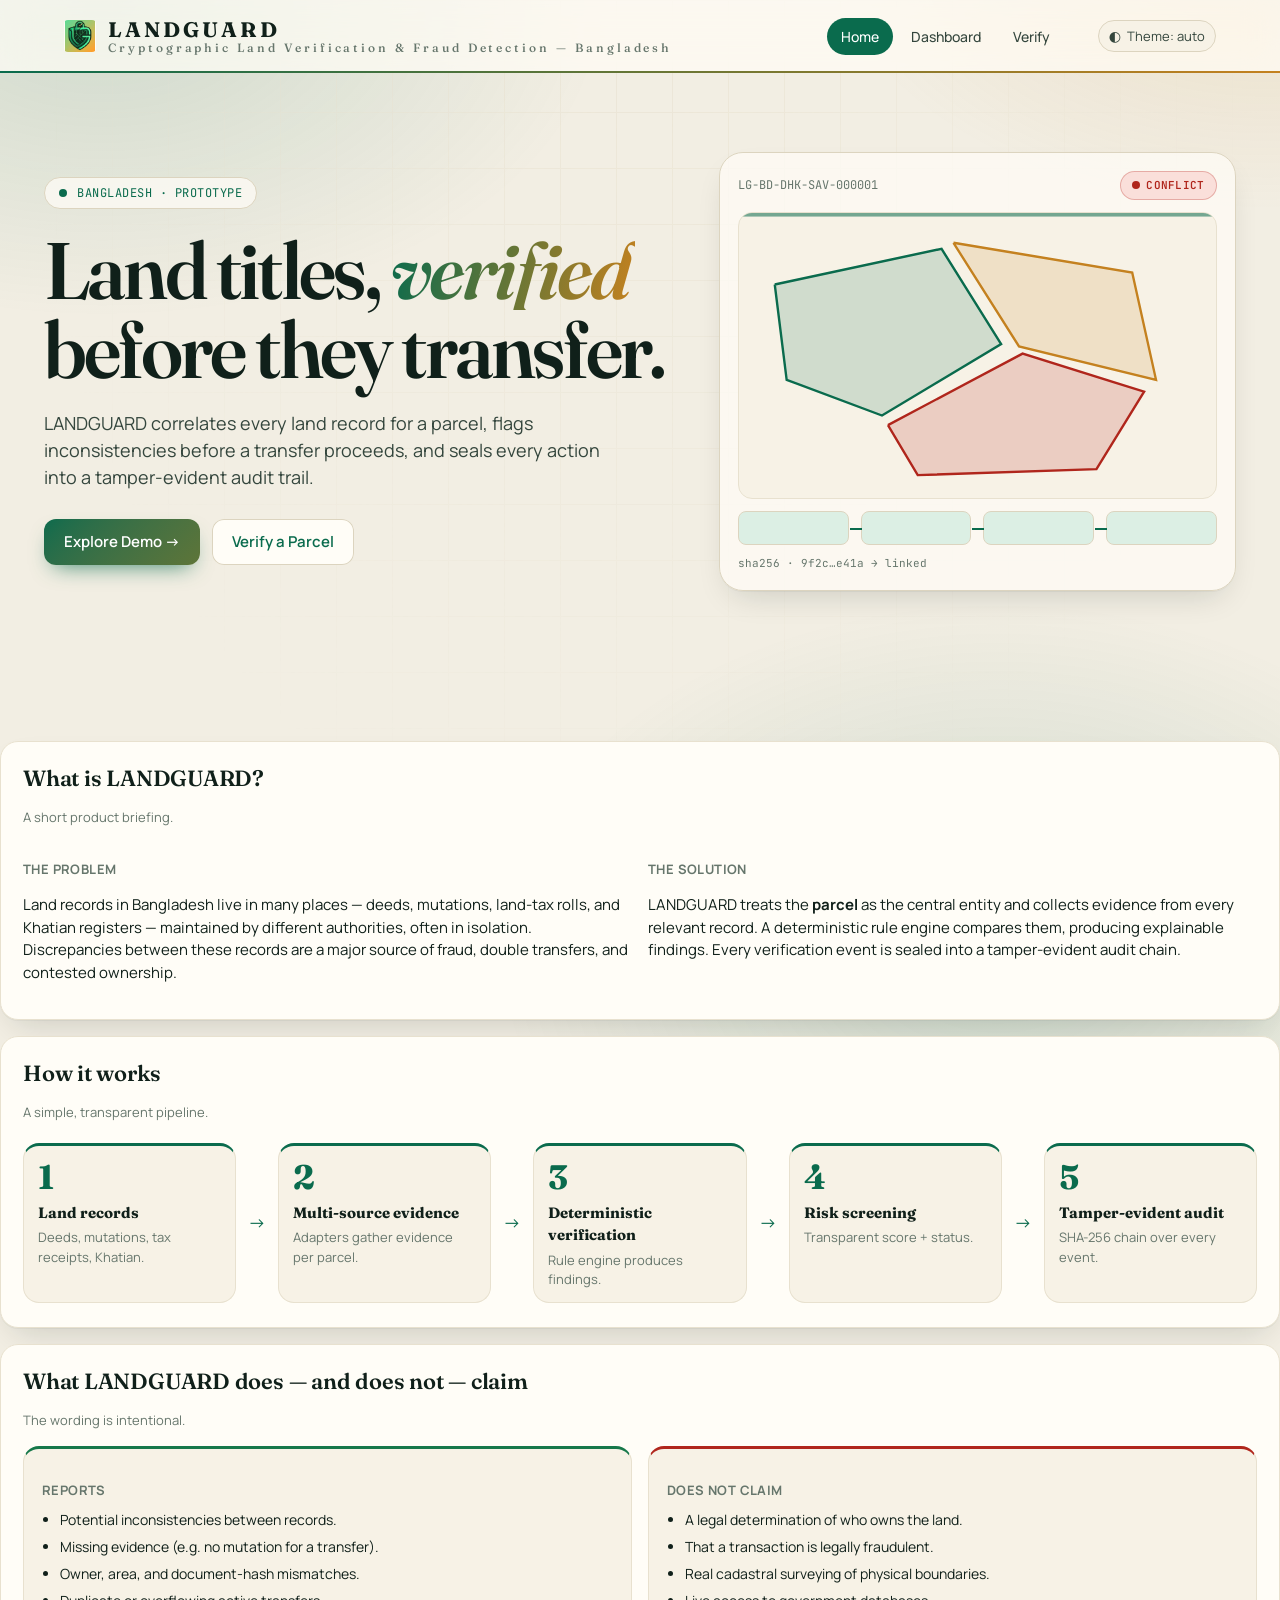
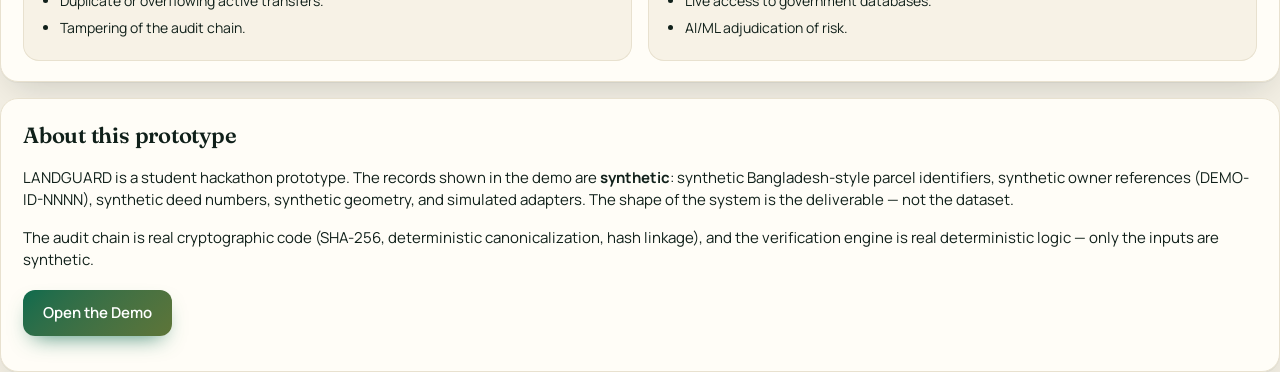
<file: frontend/index.html>
<!doctype html>
<html lang="en">
  <head>
    <meta charset="utf-8" />
    <meta name="viewport" content="width=device-width,initial-scale=1" />
    <title>LANDGUARD — Digital Land Verification &amp; Integrity Platform</title>
    <link rel="icon" type="image/x-icon" href="favicon.ico" />
    <link rel="icon" type="image/png" sizes="32x32" href="favicon-32.png" />
    <link rel="icon" type="image/png" sizes="16x16" href="favicon-16.png" />
    <link rel="apple-touch-icon" sizes="180x180" href="apple-touch-icon.png" />
    <link rel="stylesheet" href="css/main.css" />
    <link rel="stylesheet" href="css/theme.css" />
  </head>
  <body>
    <div id="nav"></div>

    <div class="page">
      <section class="hero">
  <div>
    <div class="hero-eyebrow"><i></i>Bangladesh &middot; Prototype</div>
    <h1>Land titles, <em>verified</em> before they transfer.</h1>
    <p class="lead">
      LANDGUARD correlates every land record for a parcel, flags
      inconsistencies before a transfer proceeds, and seals every
      action into a tamper-evident audit trail.
    </p>
    <div class="hero-cta">
      <a class="btn" href="dashboard.html">Explore Demo &rarr;</a>
      <a class="btn secondary" href="verify.html">Verify a Parcel</a>
    </div>
  </div>

  <div class="hero-art" aria-hidden="true">
    <div class="art-top">
      <span>LG-BD-DHK-SAV-000001</span>
      <span class="pill bad"><span class="dot"></span>Conflict</span>
    </div>
    <svg class="art-map" viewBox="0 0 400 240">
      <path class="p1" d="M30 60 L170 30 L220 110 L120 170 L40 140Z"/>
      <path class="p2" d="M180 25 L330 50 L350 140 L235 112Z"/>
      <path class="p3" d="M125 178 L238 118 L340 150 L300 215 L150 220Z"/>
      <rect class="scan" x="0" y="0" width="400" height="3"/>
    </svg>
    <div class="art-chain"><i></i><i></i><i></i><i></i></div>
    <div class="art-hash">sha256 &middot; 9f2c&hellip;e41a &rarr; linked</div>
  </div>
</section>
      </div>

      <section class="section">
        <h2>What is LANDGUARD?</h2>
        <p class="subtle">A short product briefing.</p>
        <div class="grid cols-2">
          <div>
            <h3>The problem</h3>
            <p>
              Land records in Bangladesh live in many places — deeds,
              mutations, land-tax rolls, and Khatian registers — maintained
              by different authorities, often in isolation. Discrepancies
              between these records are a major source of fraud, double
              transfers, and contested ownership.
            </p>
          </div>
          <div>
            <h3>The solution</h3>
            <p>
              LANDGUARD treats the <b>parcel</b> as the central entity and
              collects evidence from every relevant record. A deterministic
              rule engine compares them, producing explainable findings.
              Every verification event is sealed into a tamper-evident
              audit chain.
            </p>
          </div>
        </div>
      </section>

      <section class="section" style="margin-top:16px;">
        <h2>How it works</h2>
        <p class="subtle">A simple, transparent pipeline.</p>
        <div class="flow">
          <div class="flow-step">
            <div class="flow-num">1</div>
            <div class="flow-title">Land records</div>
            <div class="flow-sub">Deeds, mutations, tax receipts, Khatian.</div>
          </div>
          <div class="flow-arrow">→</div>
          <div class="flow-step">
            <div class="flow-num">2</div>
            <div class="flow-title">Multi-source evidence</div>
            <div class="flow-sub">Adapters gather evidence per parcel.</div>
          </div>
          <div class="flow-arrow">→</div>
          <div class="flow-step">
            <div class="flow-num">3</div>
            <div class="flow-title">Deterministic verification</div>
            <div class="flow-sub">Rule engine produces findings.</div>
          </div>
          <div class="flow-arrow">→</div>
          <div class="flow-step">
            <div class="flow-num">4</div>
            <div class="flow-title">Risk screening</div>
            <div class="flow-sub">Transparent score + status.</div>
          </div>
          <div class="flow-arrow">→</div>
          <div class="flow-step">
            <div class="flow-num">5</div>
            <div class="flow-title">Tamper-evident audit</div>
            <div class="flow-sub">SHA-256 chain over every event.</div>
          </div>
        </div>
      </section>

      <section class="section" style="margin-top:16px;">
        <h2>What LANDGUARD does &mdash; and does not &mdash; claim</h2>
        <p class="subtle">The wording is intentional.</p>
        <div class="grid cols-2">
          <div class="claims-card ok-card">
            <h3 class="ok-h">Reports</h3>
            <ul>
              <li>Potential inconsistencies between records.</li>
              <li>Missing evidence (e.g. no mutation for a transfer).</li>
              <li>Owner, area, and document-hash mismatches.</li>
              <li>Duplicate or overflowing active transfers.</li>
              <li>Tampering of the audit chain.</li>
            </ul>
          </div>
          <div class="claims-card bad-card">
            <h3 class="bad-h">Does not claim</h3>
            <ul>
              <li>A legal determination of who owns the land.</li>
              <li>That a transaction is legally fraudulent.</li>
              <li>Real cadastral surveying of physical boundaries.</li>
              <li>Live access to government databases.</li>
              <li>AI/ML adjudication of risk.</li>
            </ul>
          </div>
        </div>
      </section>

      <section class="section" style="margin-top:16px;">
        <h2>About this prototype</h2>
        <p>
          LANDGUARD is a student hackathon prototype. The records shown in the
          demo are <b>synthetic</b>: synthetic Bangladesh-style parcel identifiers,
          synthetic owner references (DEMO-ID-NNNN), synthetic deed numbers,
          synthetic geometry, and simulated adapters. The shape of the system
          is the deliverable &mdash; not the dataset.
        </p>
        <p>
          The audit chain is real cryptographic code (SHA-256, deterministic
          canonicalization, hash linkage), and the verification engine is real
          deterministic logic &mdash; only the inputs are synthetic.
        </p>
        <p style="margin-top:18px;">
          <a class="btn" href="dashboard.html">Open the Demo</a>
        </p>
      </section>
    </div>

    <script src="js/layout.js"></script>
    <script>
      LandGuardLayout.el("nav").innerHTML = LandGuardLayout.render("home");
    </script>
    <script src="js/fx.js"></script>
  </body>
</html>
</file>
<file: frontend/css/main.css>
/* LANDGUARD — prototype stylesheet
 * Design goals: civic/enterprise, readable, serious. No frameworks.
 */

:root {
  --bg: #f4f6fa;
  --surface: #ffffff;
  --surface-2: #f8fafc;
  --ink: #0f1b2d;
  --ink-2: #344256;
  --ink-3: #5b6b80;
  --border: #d8dee9;
  --border-soft: #e7ebf2;
  --brand: #0f4c81;
  --brand-ink: #062e52;
  --brand-soft: #e7eef7;
  --accent: #b8860b;
  --ok: #1d6f42;
  --ok-soft: #e0f1e7;
  --warn: #8a5a00;
  --warn-soft: #fbf0d6;
  --bad: #a3261f;
  --bad-soft: #fbe3e1;
  --info: #1f4f7a;
  --info-soft: #e2ecf5;
  --nav-bg: #ffffff;
  --nav-border: #d8dee9;
  --banner-info-bg: #e2ecf5;
  --banner-info-ink: #1f4f7a;
  --map-tile-attr: #5b6b80;
  --shadow: 0 1px 0 rgba(15,27,45,.04), 0 6px 16px rgba(15,27,45,.05);
  --shadow-strong: 0 2px 8px rgba(15,27,45,.12);
  --mono: ui-monospace, SFMono-Regular, Menlo, Consolas, "Liberation Mono", monospace;
  --radius: 6px;
  --radius-lg: 10px;
}

[data-theme="dark"], :root[data-theme="dark"] {
  --bg: #0b1220;
  --surface: #131c2e;
  --surface-2: #0f1828;
  --ink: #e6edf7;
  --ink-2: #b8c4d6;
  --ink-3: #8b9bb3;
  --border: #2a3650;
  --border-soft: #1f2a40;
  --brand: #4d9be0;
  --brand-ink: #9ec5ed;
  --brand-soft: #18263d;
  --accent: #d4a33a;
  --ok: #5cc28f;
  --ok-soft: #14332a;
  --warn: #e0a93a;
  --warn-soft: #3a2f12;
  --bad: #ef6b6b;
  --bad-soft: #3b1717;
  --info: #4d9be0;
  --info-soft: #15263d;
  --nav-bg: #0f1828;
  --nav-border: #1f2a40;
  --banner-info-bg: #15263d;
  --banner-info-ink: #9ec5ed;
  --map-tile-attr: #8b9bb3;
  --shadow: 0 1px 0 rgba(0,0,0,.4), 0 6px 18px rgba(0,0,0,.5);
  --shadow-strong: 0 2px 12px rgba(0,0,0,.7);
}

@media (prefers-color-scheme: dark) {
  :root:not([data-theme="light"]) {
    --bg: #0b1220;
    --surface: #131c2e;
    --surface-2: #0f1828;
    --ink: #e6edf7;
    --ink-2: #b8c4d6;
    --ink-3: #8b9bb3;
    --border: #2a3650;
    --border-soft: #1f2a40;
    --brand: #4d9be0;
    --brand-ink: #9ec5ed;
    --brand-soft: #18263d;
    --accent: #d4a33a;
    --ok: #5cc28f;
    --ok-soft: #14332a;
    --warn: #e0a93a;
    --warn-soft: #3a2f12;
    --bad: #ef6b6b;
    --bad-soft: #3b1717;
    --info: #4d9be0;
    --info-soft: #15263d;
    --nav-bg: #0f1828;
    --nav-border: #1f2a40;
    --banner-info-bg: #15263d;
    --banner-info-ink: #9ec5ed;
    --map-tile-attr: #8b9bb3;
    --shadow: 0 1px 0 rgba(0,0,0,.4), 0 6px 18px rgba(0,0,0,.5);
    --shadow-strong: 0 2px 12px rgba(0,0,0,.7);
  }
}

* { box-sizing: border-box; }
html, body { margin: 0; padding: 0; }
body {
  font-family: ui-sans-serif, system-ui, -apple-system, "Segoe UI", Roboto,
    "Helvetica Neue", Arial, sans-serif;
  background: var(--bg);
  color: var(--ink);
  font-size: 15px;
  line-height: 1.5;
  -webkit-font-smoothing: antialiased;
}

a { color: var(--brand); text-decoration: none; }
a:hover { text-decoration: underline; }

code, kbd, .mono { font-family: var(--mono); font-size: 0.92em; }

/* ---------- Top navigation ---------- */

.topnav {
  background: var(--surface);
  border-bottom: 1px solid var(--border);
  box-shadow: 0 1px 0 rgba(15,27,45,.03);
}
.topnav-inner {
  max-width: 1200px;
  margin: 0 auto;
  padding: 14px 24px;
  display: flex;
  align-items: center;
  gap: 24px;
}
.brand {
  display: flex;
  align-items: center;
  gap: 12px;
  font-weight: 700;
  color: var(--brand-ink);
  font-size: 18px;
  letter-spacing: 0.2px;
}
.brand-home {
  text-decoration: none;
  color: inherit;
  cursor: pointer;
  border-radius: var(--radius);
  padding: 4px 8px 4px 6px;
  margin-left: -6px;
  transition: background-color .15s ease;
}
.brand-home:hover {
  background: var(--surface-2);
  text-decoration: none;
}
.brand-home:focus-visible {
  outline: 2px solid var(--brand);
  outline-offset: 2px;
}
.brand .mark {
  width: 30px;
  height: 30px;
  border-radius: 4px;
  background: linear-gradient(135deg, var(--brand) 0%, var(--brand-ink) 100%);
  color: #fff;
  display: inline-flex;
  align-items: center;
  justify-content: center;
  font-weight: 700;
  font-size: 14px;
  box-shadow: var(--shadow);
}
/* The actual uploaded logo. Sized to fit the nav without crowding. */
.brand .brand-logo {
  width: 32px;
  height: 32px;
  object-fit: contain;
  border-radius: 4px;
  background: var(--surface);
  display: block;
}
.brand .brand-name {
  display: flex;
  flex-direction: column;
  line-height: 1.1;
}
.brand small { color: var(--ink-3); font-weight: 500; font-size: 12px; display: block; }

/* Smooth-scroll behaviour for the in-page #top anchor. */
html { scroll-behavior: smooth; }
.navlinks { display: flex; gap: 4px; margin-left: auto; flex-wrap: wrap; }
.navlinks a {
  padding: 8px 14px;
  border-radius: var(--radius);
  color: var(--ink-2);
  font-weight: 500;
  font-size: 14px;
}
.navlinks a:hover { background: var(--surface-2); text-decoration: none; }
.navlinks a.active { background: var(--brand-soft); color: var(--brand-ink); }

.theme-toggle {
  margin-left: 10px;
  background: var(--surface-2);
  border: 1px solid var(--border);
  color: var(--ink-2);
  border-radius: var(--radius);
  padding: 6px 10px;
  font-size: 13px;
  cursor: pointer;
  display: inline-flex;
  align-items: center;
  gap: 6px;
  font-family: inherit;
}
.theme-toggle:hover { background: var(--brand-soft); color: var(--brand-ink); }
.theme-toggle .ico { font-size: 14px; line-height: 1; }

/* ---------- Layout ---------- */

.page {
  max-width: 1200px;
  margin: 0 auto;
  padding: 28px 24px 60px;
}

.page-header {
  display: flex;
  flex-wrap: wrap;
  gap: 16px;
  align-items: flex-end;
  justify-content: space-between;
  margin-bottom: 24px;
}
.page-header h1 {
  font-size: 24px;
  margin: 0;
  color: var(--ink);
}
.page-header p { margin: 4px 0 0; color: var(--ink-3); }
.page-header .breadcrumb {
  font-size: 12px;
  color: var(--ink-3);
  margin-bottom: 6px;
  letter-spacing: 0.3px;
  text-transform: uppercase;
}
.page-header .breadcrumb a { color: var(--ink-3); }

.grid { display: grid; gap: 16px; }
.grid.cols-2 { grid-template-columns: 1fr 1fr; }
.grid.cols-3 { grid-template-columns: repeat(3, 1fr); }
.grid.cols-4 { grid-template-columns: repeat(4, 1fr); }
@media (max-width: 900px) {
  .grid.cols-2, .grid.cols-3, .grid.cols-4 { grid-template-columns: 1fr; }
}

.section {
  background: var(--surface);
  border: 1px solid var(--border);
  border-radius: var(--radius-lg);
  box-shadow: var(--shadow);
  padding: 20px 22px;
}
.section h2 {
  margin: 0 0 4px;
  font-size: 16px;
  color: var(--ink);
  letter-spacing: 0.2px;
}
.section .subtle { color: var(--ink-3); font-size: 13px; margin-bottom: 16px; }
.section + .section { margin-top: 16px; }
.section h3 { margin: 16px 0 8px; font-size: 13px; color: var(--ink-3); text-transform: uppercase; letter-spacing: 0.4px; }

.row { display: flex; flex-wrap: wrap; gap: 12px; }
.row.between { justify-content: space-between; align-items: center; }

/* ---------- Status pills / banners ---------- */

.pill {
  display: inline-flex;
  align-items: center;
  gap: 6px;
  padding: 4px 10px;
  border-radius: 999px;
  font-size: 12px;
  font-weight: 600;
  letter-spacing: 0.3px;
  text-transform: uppercase;
  border: 1px solid transparent;
}
.pill .dot { width: 8px; height: 8px; border-radius: 50%; display: inline-block; }
.pill.ok { background: var(--ok-soft); color: var(--ok); border-color: #c8e1d3; }
.pill.ok .dot { background: var(--ok); }
.pill.warn { background: var(--warn-soft); color: var(--warn); border-color: #ecd9a8; }
.pill.warn .dot { background: var(--warn); }
.pill.bad { background: var(--bad-soft); color: var(--bad); border-color: #eccac7; }
.pill.bad .dot { background: var(--bad); }
.pill.info { background: var(--info-soft); color: var(--info); border-color: #c7d6e6; }
.pill.info .dot { background: var(--info); }
.pill.neutral { background: var(--surface-2); color: var(--ink-2); border-color: var(--border); }
.pill.neutral .dot { background: var(--ink-3); }

.banner {
  border-radius: var(--radius);
  padding: 14px 18px;
  border: 1px solid;
  display: flex;
  gap: 12px;
  align-items: flex-start;
  margin: 12px 0;
}
.banner.ok { background: var(--ok-soft); border-color: var(--ok); color: var(--ok); }
.banner.warn { background: var(--warn-soft); border-color: var(--warn); color: var(--warn); }
.banner.bad { background: var(--bad-soft); border-color: var(--bad); color: var(--bad); }
.banner.info { background: var(--info-soft); border-color: var(--info); color: var(--info); }
.banner strong { display: block; margin-bottom: 4px; letter-spacing: 0.2px; }
.banner .glyph {
  flex: 0 0 24px;
  font-weight: 700;
  text-align: center;
  font-size: 16px;
  line-height: 22px;
}

/* ---------- Cards / metrics ---------- */

.metric {
  background: var(--surface);
  border: 1px solid var(--border);
  border-radius: var(--radius-lg);
  padding: 18px 20px;
  box-shadow: var(--shadow);
}
.metric .label {
  font-size: 12px;
  color: var(--ink-3);
  text-transform: uppercase;
  letter-spacing: 0.4px;
}
.metric .value {
  font-size: 32px;
  font-weight: 700;
  color: var(--ink);
  margin-top: 6px;
  font-variant-numeric: tabular-nums;
}
.metric .meta { font-size: 12px; color: var(--ink-3); margin-top: 4px; }
.metric .value-unit { font-size: 14px; color: var(--ink-3); font-weight: 500; margin-left: 4px; }
.metric.ok { border-top: 3px solid var(--ok); }
.metric.warn { border-top: 3px solid var(--warn); }
.metric.bad { border-top: 3px solid var(--bad); }
.metric.neutral { border-top: 3px solid var(--ink-3); }

/* Per-status badges inside the "Findings" metric */
.badge-ok, .badge-warn, .badge-fail {
  display: inline-block;
  min-width: 24px;
  padding: 2px 6px;
  margin-right: 2px;
  border-radius: 6px;
  font-size: 14px;
  font-weight: 700;
  font-variant-numeric: tabular-nums;
  border: 1px solid var(--border);
}
.badge-ok { background: var(--ok-soft); color: var(--ok); border-color: var(--ok); }
.badge-warn { background: var(--warn-soft); color: var(--warn); border-color: var(--warn); }
.badge-fail { background: var(--bad-soft); color: var(--bad); border-color: var(--bad); }

/* ---------- Tables ---------- */

.table-wrap { overflow-x: auto; border: 1px solid var(--border); border-radius: var(--radius); background: var(--surface); }
table { width: 100%; border-collapse: collapse; font-size: 14px; }
th, td { text-align: left; padding: 10px 14px; border-bottom: 1px solid var(--border-soft); }
th { background: var(--surface-2); color: var(--ink-2); font-weight: 600; font-size: 12px; text-transform: uppercase; letter-spacing: 0.3px; }
tr:last-child td { border-bottom: none; }
tr:hover td { background: var(--surface-2); }

/* ---------- Forms ---------- */

.field { display: flex; flex-direction: column; gap: 6px; }
.field label { font-size: 12px; color: var(--ink-3); text-transform: uppercase; letter-spacing: 0.3px; }
.input, .select, textarea.input {
  border: 1px solid var(--border);
  border-radius: var(--radius);
  background: var(--surface);
  padding: 9px 12px;
  font: inherit;
  color: var(--ink);
  width: 100%;
}
.input:focus, .select:focus, textarea.input:focus {
  outline: 2px solid var(--brand-soft);
  border-color: var(--brand);
}
.field .hint { font-size: 12px; color: var(--ink-3); }

.btn {
  display: inline-flex;
  align-items: center;
  gap: 8px;
  border: 1px solid var(--brand);
  background: var(--brand);
  color: #fff;
  padding: 10px 16px;
  border-radius: var(--radius);
  font-weight: 600;
  cursor: pointer;
  font: inherit;
  font-weight: 600;
}
.btn:hover { background: var(--brand-ink); border-color: var(--brand-ink); }
.btn:disabled { opacity: 0.6; cursor: progress; }
.btn.secondary { background: var(--surface); color: var(--brand); }
.btn.secondary:hover { background: var(--brand-soft); color: var(--brand-ink); }
.btn.danger { background: var(--bad); border-color: var(--bad); }
.btn.danger:hover { background: #7d1c17; border-color: #7d1c17; }

/* ---------- Map ---------- */

#map, .map {
  width: 100%;
  height: 360px;
  border: 1px solid var(--border);
  border-radius: var(--radius);
  background: var(--surface-2);
}
.map.small { height: 220px; }
.leaflet-popup-content { font-family: inherit; }
.leaflet-popup-content-wrapper {
  background: var(--surface);
  color: var(--ink);
}
.leaflet-popup-tip { background: var(--surface); }
.map-popup-title { font-weight: 700; margin-bottom: 4px; }
.map-popup-meta { color: var(--ink-3); font-size: 12px; }
.map-popup-link { margin-top: 8px; display: inline-block; }

[data-theme="dark"] .leaflet-control-zoom a,
:root[data-theme="dark"] .leaflet-control-zoom a {
  background: var(--surface);
  color: var(--ink);
  border-color: var(--border);
}
[data-theme="dark"] .leaflet-bar,
:root[data-theme="dark"] .leaflet-bar {
  border-color: var(--border);
  box-shadow: var(--shadow);
}
[data-theme="dark"] .leaflet-control-attribution,
:root[data-theme="dark"] .leaflet-control-attribution {
  background: rgba(15,24,40,0.85);
  color: var(--ink-2);
}
[data-theme="dark"] .leaflet-control-attribution a,
:root[data-theme="dark"] .leaflet-control-attribution a {
  color: var(--brand-ink);
}
@media (prefers-color-scheme: dark) {
  :root:not([data-theme="light"]) .leaflet-control-zoom a {
    background: var(--surface);
    color: var(--ink);
    border-color: var(--border);
  }
  :root:not([data-theme="light"]) .leaflet-bar {
    border-color: var(--border);
    box-shadow: var(--shadow);
  }
  :root:not([data-theme="light"]) .leaflet-control-attribution {
    background: rgba(15,24,40,0.85);
    color: var(--ink-2);
  }
  :root:not([data-theme="light"]) .leaflet-control-attribution a {
    color: var(--brand-ink);
  }
}

/* ---------- Search ---------- */

.search-bar {
  display: flex;
  gap: 10px;
  align-items: end;
  flex-wrap: wrap;
}
.search-bar .field { flex: 1 1 180px; min-width: 160px; }
.search-bar .btn { align-self: stretch; }

.result-list { display: grid; gap: 10px; }
.result-card {
  background: var(--surface);
  border: 1px solid var(--border);
  border-radius: var(--radius);
  padding: 14px 16px;
  cursor: pointer;
  display: flex;
  gap: 14px;
  align-items: center;
  transition: border-color .15s, box-shadow .15s;
}
.result-card:hover { border-color: var(--brand); box-shadow: 0 0 0 3px var(--brand-soft); }
.result-card .id { font-family: var(--mono); font-weight: 600; color: var(--brand-ink); }
.result-card .meta { color: var(--ink-3); font-size: 13px; margin-top: 2px; }
.result-card .area { margin-left: auto; font-weight: 600; color: var(--ink); font-variant-numeric: tabular-nums; }
.result-card .right { margin-left: auto; display: flex; flex-direction: column; align-items: flex-end; gap: 4px; }

/* ---------- Passport detail rows ---------- */

.kv { display: grid; grid-template-columns: 180px 1fr; gap: 6px 16px; font-size: 14px; }
.kv dt { color: var(--ink-3); font-weight: 500; }
.kv dd { margin: 0; color: var(--ink); }

.identity-grid { display: grid; grid-template-columns: repeat(4, 1fr); gap: 14px; }
@media (max-width: 900px) { .identity-grid { grid-template-columns: repeat(2, 1fr); } }
@media (max-width: 600px) { .identity-grid { grid-template-columns: 1fr; } }
.identity-grid .item { background: var(--surface-2); border: 1px solid var(--border-soft); border-radius: var(--radius); padding: 12px 14px; }
.identity-grid .item .label { font-size: 11px; color: var(--ink-3); text-transform: uppercase; letter-spacing: 0.4px; }
.identity-grid .item .value { font-size: 16px; font-weight: 600; color: var(--ink); margin-top: 2px; word-break: break-word; }

.ownership-list { display: flex; flex-direction: column; gap: 10px; }
.ownership-row {
  display: flex;
  gap: 14px;
  align-items: center;
  border: 1px solid var(--border-soft);
  background: var(--surface-2);
  padding: 10px 14px;
  border-radius: var(--radius);
}
.ownership-row .name { font-weight: 600; color: var(--ink); }
.ownership-row .id { font-family: var(--mono); color: var(--ink-3); font-size: 12px; }
.ownership-row .bar {
  flex: 1;
  height: 8px;
  background: var(--border-soft);
  border-radius: 4px;
  overflow: hidden;
}
.ownership-row .bar > div { height: 100%; background: var(--brand); }
.ownership-row .pct { font-weight: 600; color: var(--ink-2); min-width: 50px; text-align: right; font-variant-numeric: tabular-nums; }

/* ---------- Findings ---------- */

.findings { display: flex; flex-direction: column; gap: 12px; }
.finding {
  border: 1px solid var(--border-soft);
  background: var(--surface-2);
  border-radius: var(--radius);
  padding: 14px 16px;
  border-left: 4px solid var(--ink-3);
}
.finding.ok { border-left-color: var(--ok); }
.finding.warn { border-left-color: var(--warn); }
.finding.fail { border-left-color: var(--bad); }
.finding-header { display: flex; flex-wrap: wrap; gap: 8px; align-items: center; margin-bottom: 6px; }
.finding-header .code { font-family: var(--mono); font-weight: 600; color: var(--ink); font-size: 13px; }
.finding .message { color: var(--ink); font-size: 14px; }
.finding .evidence-list { margin-top: 12px; display: grid; gap: 10px; }
.finding .evidence-item {
  border: 1px solid var(--border-soft);
  background: var(--surface);
  border-radius: var(--radius);
  padding: 12px 14px;
  font-size: 13px;
  color: var(--ink);
}
.finding .evidence-item .evidence-item-head {
  font-family: var(--mono);
  color: var(--brand-ink);
  font-size: 11px;
  text-transform: uppercase;
  letter-spacing: 0.4px;
  margin-bottom: 8px;
}
.finding .evidence-item .evidence-item-head code {
  font-family: var(--mono);
  background: var(--surface-2);
  padding: 1px 6px;
  border-radius: 4px;
  color: var(--ink);
  font-size: 11px;
}
.finding .evidence-item dl.evidence-fields {
  display: grid;
  grid-template-columns: max-content 1fr;
  column-gap: 14px;
  row-gap: 4px;
  margin: 0;
}
.finding .evidence-item dl.evidence-fields dt {
  color: var(--ink-3);
  font-weight: 500;
  font-size: 12px;
  text-transform: uppercase;
  letter-spacing: 0.3px;
}
.finding .evidence-item dl.evidence-fields dd {
  margin: 0;
  font-size: 13px;
  color: var(--ink);
  font-variant-numeric: tabular-nums;
}
.finding .evidence-item .evidence-owners {
  margin-top: 8px;
  display: flex;
  flex-wrap: wrap;
  gap: 6px;
}
.finding .evidence-item .owner-pill {
  display: inline-flex;
  align-items: center;
  gap: 4px;
  background: var(--brand-soft);
  color: var(--brand-ink);
  padding: 3px 8px;
  border-radius: 999px;
  font-size: 12px;
  border: 1px solid var(--brand);
}
.finding .evidence-item .owner-pill .muted {
  color: var(--ink-3);
  font-family: var(--mono);
  font-size: 11px;
}
.finding .evidence-item pre {
  margin: 6px 0 0;
  font-family: var(--mono);
  font-size: 12px;
  color: var(--ink-2);
  white-space: pre-wrap;
  word-break: break-word;
  background: var(--surface-2);
  border: 1px solid var(--border-soft);
  padding: 8px 12px;
  border-radius: 4px;
}

/* ---------- Audit trail ---------- */

.audit-row {
  display: grid;
  grid-template-columns: 60px 1fr;
  gap: 14px;
  padding: 12px 0;
  border-bottom: 1px solid var(--border-soft);
}
.audit-row:last-child { border-bottom: none; }
.audit-row .seq { font-family: var(--mono); color: var(--ink-3); font-weight: 600; }
.audit-row .hash { font-family: var(--mono); font-size: 11px; color: var(--ink-3); word-break: break-all; }
.audit-row .hash b { color: var(--ink-2); font-weight: 600; }

/* ---------- Misc ---------- */

.muted { color: var(--ink-3); }
.empty-state {
  border: 1px dashed var(--border);
  border-radius: var(--radius);
  padding: 20px;
  color: var(--ink-3);
  text-align: center;
  background: var(--surface-2);
}
.kbd { font-family: var(--mono); background: var(--surface-2); padding: 1px 6px; border-radius: 4px; border: 1px solid var(--border); font-size: 12px; }

.spinner {
  width: 14px;
  height: 14px;
  border: 2px solid rgba(255,255,255,.4);
  border-top-color: #fff;
  border-radius: 50%;
  animation: spin 0.8s linear infinite;
  display: inline-block;
}
.spinner.dark {
  border-color: rgba(15,27,45,.15);
  border-top-color: var(--brand);
}
@keyframes spin { to { transform: rotate(360deg); } }

.notice {
  background: var(--brand-soft);
  border: 1px solid var(--brand);
  color: var(--brand-ink);
  border-radius: var(--radius);
  padding: 10px 14px;
  font-size: 13px;
}
.notice b { display: inline-block; margin-right: 6px; }

.footnote {
  color: var(--ink-3);
  font-size: 12px;
  margin-top: 24px;
  border-top: 1px solid var(--border-soft);
  padding-top: 12px;
}

.divider { height: 1px; background: var(--border-soft); margin: 16px 0; border: none; }

.tag-row { display: flex; gap: 6px; flex-wrap: wrap; }
.tag {
  display: inline-block;
  font-size: 11px;
  padding: 2px 8px;
  border-radius: 999px;
  background: var(--surface-2);
  border: 1px solid var(--border-soft);
  color: var(--ink-2);
  font-family: var(--mono);
}

/* ---------- Flow diagram (landing page) ---------- */

.flow {
  display: flex;
  gap: 8px;
  align-items: stretch;
  flex-wrap: wrap;
  padding: 4px 0;
}
.flow-step {
  flex: 1 1 150px;
  background: var(--surface-2);
  border: 1px solid var(--border-soft);
  border-top: 3px solid var(--brand);
  border-radius: var(--radius);
  padding: 14px 14px 12px;
}
.flow-num {
  font-family: var(--mono);
  font-weight: 700;
  color: var(--brand);
  font-size: 12px;
  letter-spacing: 0.4px;
  margin-bottom: 4px;
}
.flow-title {
  font-weight: 700;
  color: var(--ink);
  margin-bottom: 4px;
}
.flow-sub {
  font-size: 13px;
  color: var(--ink-3);
}
.flow-arrow {
  align-self: center;
  color: var(--ink-3);
  font-size: 18px;
  padding: 0 4px;
}

/* ---------- Claims cards ---------- */

.claims-card {
  background: var(--surface-2);
  border: 1px solid var(--border-soft);
  border-radius: var(--radius);
  padding: 16px 18px;
}
.claims-card ul { margin: 6px 0 0; padding-left: 18px; color: var(--ink); }
.claims-card li { margin-bottom: 6px; font-size: 14px; }
.ok-card { border-top: 3px solid var(--ok); }
.bad-card { border-top: 3px solid var(--bad); }
.ok-h { color: var(--ok); }
.bad-h { color: var(--bad); }

/* ---------- Scenario picker (dashboard) ---------- */

.scenario-grid {
  display: grid;
  grid-template-columns: repeat(auto-fit, minmax(220px, 1fr));
  gap: 12px;
}
.scenario-card {
  border: 1px solid var(--border);
  background: var(--surface);
  border-radius: var(--radius);
  padding: 14px 16px;
  display: flex;
  flex-direction: column;
  gap: 8px;
  cursor: pointer;
  transition: border-color .15s, box-shadow .15s;
}
.scenario-card:hover { border-color: var(--brand); box-shadow: 0 0 0 3px var(--brand-soft); }
.scenario-card .name { font-weight: 700; color: var(--ink); }
.scenario-card .desc { font-size: 13px; color: var(--ink-3); }
.scenario-card .id { font-family: var(--mono); color: var(--brand-ink); font-size: 12px; }

/* ---------- Hero (landing) ---------- */

.hero-eyebrow {
  font-family: var(--mono);
  color: var(--brand);
  letter-spacing: 0.5px;
  font-size: 12px;
  text-transform: uppercase;
  margin-bottom: 8px;
}

/* Stamped line under the page header — "Last refreshed HH:MM:SS · N parcels · ..." */
.refresh-stamp {
  margin-top: 4px;
  font-size: 12px;
  color: var(--ink-3);
}

/* ---------- Audit chain card ---------- */

.audit-chain-card {
  border: 1px solid var(--border);
  background: var(--surface-2);
  border-radius: var(--radius);
  padding: 16px 18px;
  display: flex;
  flex-wrap: wrap;
  gap: 16px;
  align-items: center;
  justify-content: space-between;
  margin-bottom: 14px;
}
.audit-chain-card.ok { border-left: 4px solid var(--ok); }
.audit-chain-card.bad { border-left: 4px solid var(--bad); }
.audit-chain-card .label { font-size: 12px; color: var(--ink-3); text-transform: uppercase; letter-spacing: 0.4px; }
.audit-chain-card .value { font-size: 22px; font-weight: 700; color: var(--ink); margin-top: 2px; }
.audit-chain-card .desc { color: var(--ink-3); font-size: 13px; max-width: 460px; }

details.hash-details { font-size: 12px; color: var(--ink-3); }
details.hash-details summary { cursor: pointer; padding: 4px 0; color: var(--brand); font-family: var(--mono); }
details.hash-details pre {
  margin: 6px 0 0;
  padding: 8px 12px;
  background: var(--surface);
  border: 1px solid var(--border-soft);
  border-radius: 4px;
  font-family: var(--mono);
  font-size: 11px;
  word-break: break-all;
  white-space: pre-wrap;
}

/* ---------- Two column or inline text ---------- */
.cols-tight { column-gap: 24px; }
</file>
<file: frontend/css/theme.css>
/* LANDGUARD theme layer — loads AFTER main.css */
@import url("https://fonts.googleapis.com/css2?family=Fraunces:ital,opsz,wght@0,9..144,500;0,9..144,600;1,9..144,500&family=JetBrains+Mono:wght@400;600&family=Manrope:wght@400;500;600;700&display=swap");

:root{
--bg:#f2eee3;--surface:#fffdf7;--surface-2:#f7f2e6;--ink:#10201a;--ink-2:#34463d;--ink-3:#66766c;
--border:#dcd4bf;--border-soft:#e8e1cf;--brand:#0a6b4d;--brand-ink:#05402e;--brand-soft:#dcefe4;--accent:#c4811f;
--ok:#16784a;--ok-soft:#dbf0e3;--warn:#965f00;--warn-soft:#faebc8;--bad:#b0261c;--bad-soft:#fadfda;--info:#22598a;--info-soft:#dfebf5;
--on-brand:#fff;--glass:rgba(255,253,247,.72);--glow:rgba(10,107,77,.15);--tile-filter:none;
--shadow:0 1px 0 rgba(16,32,26,.04),0 14px 34px -14px rgba(16,32,26,.2);
--mono:"JetBrains Mono",ui-monospace,Menlo,monospace;--serif:"Fraunces",Georgia,serif;
}
[data-theme="dark"],:root[data-theme="dark"]{
--bg:#060f0b;--surface:#0d1914;--surface-2:#09130f;--ink:#e8f3ec;--ink-2:#b2c6b9;--ink-3:#7b9082;
--border:#1d3328;--border-soft:#15281f;--brand:#3ddc97;--brand-ink:#a0f2cd;--brand-soft:#0e2a20;--accent:#f2b44d;
--ok:#3ddc97;--ok-soft:#0e2e22;--warn:#f2b44d;--warn-soft:#33260a;--bad:#ff7266;--bad-soft:#3a1511;--info:#6db5ff;--info-soft:#102338;
--on-brand:#03140c;--glass:rgba(13,25,20,.7);--glow:rgba(61,220,151,.15);
--tile-filter:invert(1) hue-rotate(180deg) brightness(.85) contrast(.9) saturate(.5);
--shadow:0 1px 0 rgba(255,255,255,.03) inset,0 20px 44px -18px rgba(0,0,0,.85);
}
@media (prefers-color-scheme:dark){:root:not([data-theme="light"]){
--bg:#060f0b;--surface:#0d1914;--surface-2:#09130f;--ink:#e8f3ec;--ink-2:#b2c6b9;--ink-3:#7b9082;
--border:#1d3328;--border-soft:#15281f;--brand:#3ddc97;--brand-ink:#a0f2cd;--brand-soft:#0e2a20;--accent:#f2b44d;
--ok:#3ddc97;--ok-soft:#0e2e22;--warn:#f2b44d;--warn-soft:#33260a;--bad:#ff7266;--bad-soft:#3a1511;--info:#6db5ff;--info-soft:#102338;
--on-brand:#03140c;--glass:rgba(13,25,20,.7);--glow:rgba(61,220,151,.15);
--tile-filter:invert(1) hue-rotate(180deg) brightness(.85) contrast(.9) saturate(.5);
--shadow:0 1px 0 rgba(255,255,255,.03) inset,0 20px 44px -18px rgba(0,0,0,.85);
}}

/* ---------- base + living background ---------- */
html{scroll-behavior:smooth}
body{font-family:"Manrope",system-ui,sans-serif;transition:background-color .4s,color .4s}
::selection{background:var(--brand);color:var(--on-brand)}
body::before{content:"";position:fixed;inset:-20%;z-index:-2;pointer-events:none;
background:radial-gradient(40% 35% at 20% 15%,var(--glow),transparent 70%),radial-gradient(35% 30% at 85% 10%,rgba(196,129,31,.14),transparent 70%),radial-gradient(40% 40% at 70% 90%,var(--glow),transparent 70%);
animation:drift 24s ease-in-out infinite alternate}
body::after{content:"";position:fixed;inset:0;z-index:-1;pointer-events:none;opacity:.55;
background-image:linear-gradient(var(--border-soft) 1px,transparent 1px),linear-gradient(90deg,var(--border-soft) 1px,transparent 1px);background-size:56px 56px;
-webkit-mask-image:radial-gradient(ellipse at 50% 0,#000 10%,transparent 70%);mask-image:radial-gradient(ellipse at 50% 0,#000 10%,transparent 70%)}
@keyframes drift{to{transform:translate3d(4%,3%,0) scale(1.12) rotate(4deg)}}
@keyframes rise{from{opacity:0;transform:translateY(22px) scale(.985)}}
@keyframes ring{0%{box-shadow:0 0 0 0 var(--rc)}70%,100%{box-shadow:0 0 0 10px transparent}}
@keyframes wipe{from{clip-path:inset(0 100% 0 0)}}
@keyframes sheen{to{transform:translateX(100%)}}
@keyframes wordIn{from{opacity:0;transform:translateY(.6em);filter:blur(8px)}}
@keyframes draw{to{stroke-dashoffset:0}}
@keyframes scan{to{transform:translateY(240px)}}
@keyframes nudge{50%{transform:translateX(5px)}}
@keyframes throb{50%{fill-opacity:.45}}

.page{max-width:1240px}

/* ---------- nav ---------- */
#nav{display:contents}
.topnav{position:sticky;top:0;z-index:50;background:var(--glass);-webkit-backdrop-filter:blur(16px) saturate(1.5);backdrop-filter:blur(16px) saturate(1.5);border-bottom:1px solid var(--border-soft);box-shadow:none}
.brand{font-family:var(--serif);font-size:21px;letter-spacing:.14em}
.brand .mark{border-radius:9px;background:linear-gradient(135deg,var(--brand),var(--accent));color:var(--on-brand);--rc:color-mix(in srgb,var(--brand) 50%,transparent);animation:ring 3s infinite}
.navlinks a{border-radius:999px;transition:.25s}
.navlinks a:hover{background:var(--brand-soft);color:var(--brand-ink);transform:translateY(-1px)}
.navlinks a.active{background:var(--brand);color:var(--on-brand)}
.theme-toggle{border-radius:999px;transition:.25s}
.theme-toggle:hover{transform:rotate(-6deg) scale(1.06)}
@supports (animation-timeline:scroll()){
.topnav::after{content:"";position:absolute;left:0;bottom:-1px;height:2px;width:100%;background:linear-gradient(90deg,var(--brand),var(--accent));transform-origin:0 50%;animation:prog linear both;animation-timeline:scroll(root)}
@keyframes prog{from{transform:scaleX(0)}to{transform:scaleX(1)}}}

/* ---------- type ---------- */
h1,h2,.metric .value,.flow-title,.flow-num{font-family:var(--serif)}
.page-header h1{font-size:clamp(30px,4.4vw,48px);line-height:1.05;letter-spacing:-.025em;font-weight:600;background:linear-gradient(120deg,var(--ink) 45%,var(--brand));-webkit-background-clip:text;background-clip:text;color:transparent}
.page-header .breadcrumb,.field label,th,.footnote{font-family:var(--mono)}
.page-header .breadcrumb{color:var(--brand)}
.section h2{font-size:22px;font-weight:600;letter-spacing:-.01em}

/* ---------- surfaces + cursor spotlight ---------- */
.section,.metric,.scenario-card,.result-card{position:relative;border:1px solid var(--border-soft);border-radius:18px;box-shadow:var(--shadow);transition:transform .35s cubic-bezier(.2,.7,.2,1),border-color .3s,box-shadow .3s}
.metric{border-top-width:3px}
.section::before,.metric::before,.scenario-card::before,.result-card::before{content:"";position:absolute;inset:0;border-radius:inherit;pointer-events:none;opacity:0;transition:opacity .3s;background:radial-gradient(360px circle at var(--mx,50%) var(--my,0),color-mix(in srgb,var(--brand) 12%,transparent),transparent 65%)}
.section:hover::before,.metric:hover::before,.scenario-card:hover::before,.result-card:hover::before{opacity:1}

/* ---------- metrics ---------- */
.metric{--c:var(--ink);overflow:hidden;padding:22px 24px}
.metric.ok{--c:var(--ok)}.metric.warn{--c:var(--warn)}.metric.bad{--c:var(--bad)}
.metric .value{font-size:48px;font-weight:600;letter-spacing:-.03em;line-height:1;color:var(--c)}
.metric::after{content:"";position:absolute;right:-34px;top:-34px;width:120px;height:120px;border-radius:50%;background:radial-gradient(circle,var(--c),transparent 70%);opacity:.14}
.metric:hover{transform:translateY(-4px)}

/* ---------- pills / banners ---------- */
.pill{font-family:var(--mono);font-size:11px;padding:5px 11px;border-color:color-mix(in srgb,currentColor 28%,transparent)!important}
.pill .dot{--rc:color-mix(in srgb,currentColor 50%,transparent);animation:ring 2s infinite}
.banner{position:relative;overflow:hidden;border-radius:18px;padding:22px 26px;gap:16px;border-width:1px}
.banner::after{content:"";position:absolute;inset:0;pointer-events:none;background:linear-gradient(105deg,transparent 40%,rgba(255,255,255,.2) 50%,transparent 60%);transform:translateX(-100%);animation:sheen 5s 1s infinite}
.banner .glyph{flex:0 0 44px;height:44px;line-height:42px;font-size:20px;border-radius:50%;background:color-mix(in srgb,currentColor 14%,transparent);border:1px solid color-mix(in srgb,currentColor 35%,transparent);--rc:color-mix(in srgb,currentColor 40%,transparent);animation:ring 3s infinite}

/* ---------- buttons / inputs ---------- */
.btn{position:relative;overflow:hidden;border:0;border-radius:12px;padding:12px 20px;color:var(--on-brand);background:linear-gradient(135deg,var(--brand),color-mix(in srgb,var(--brand) 55%,var(--accent)));box-shadow:0 10px 22px -10px color-mix(in srgb,var(--brand) 80%,transparent);transition:transform .25s,box-shadow .25s}
.btn::after{content:"";position:absolute;inset:0;pointer-events:none;background:linear-gradient(105deg,transparent 35%,rgba(255,255,255,.35) 50%,transparent 65%);transform:translateX(-120%);transition:transform .6s}
.btn:hover{transform:translateY(-2px);text-decoration:none;border-color:transparent;background:linear-gradient(135deg,var(--brand),color-mix(in srgb,var(--brand) 55%,var(--accent)))}
.btn:hover::after{transform:translateX(120%)}
.btn:active{transform:none}
.btn.secondary{background:var(--surface);color:var(--brand);box-shadow:inset 0 0 0 1px var(--border)}
.btn.secondary:hover{background:var(--brand-soft);color:var(--brand-ink)}
.btn.danger{background:var(--bad);color:#fff}
.input,.select,textarea.input{border-radius:12px;background:var(--surface-2);transition:.25s}
.input:focus,.select:focus,textarea.input:focus{outline:0;background:var(--surface);border-color:var(--brand);box-shadow:0 0 0 4px color-mix(in srgb,var(--brand) 18%,transparent)}

/* ---------- cards / lists ---------- */
.scenario-card,.result-card{border-radius:14px;overflow:hidden}
.scenario-card:hover{transform:translateY(-5px);border-color:var(--brand);box-shadow:0 22px 44px -20px color-mix(in srgb,var(--brand) 65%,transparent)}
.result-card:hover{transform:translateX(6px);border-color:var(--brand);box-shadow:0 14px 34px -18px color-mix(in srgb,var(--brand) 60%,transparent)}
.finding{border-radius:14px;transition:transform .3s,box-shadow .3s}
.finding:hover{transform:translateX(4px);box-shadow:var(--shadow)}
.finding-header .code{color:var(--brand-ink)}
.identity-grid .item{border-radius:14px;transition:.3s}
.identity-grid .item:hover{transform:translateY(-3px);border-color:var(--brand)}
.identity-grid .item .value{font-family:var(--serif)}
.ownership-row{border-radius:14px}
.ownership-row .bar{height:10px;border-radius:99px}
.ownership-row .bar>div{border-radius:99px;background:linear-gradient(90deg,var(--brand),var(--accent));animation:wipe 1.3s cubic-bezier(.2,.8,.2,1) .3s backwards}
.table-wrap{border-radius:14px;border-color:var(--border-soft)}
tr:hover td{background:var(--brand-soft)}
.audit-row .seq{width:40px;height:40px;display:grid;place-items:center;border-radius:12px;background:var(--brand-soft);color:var(--brand-ink);font-size:13px}
.audit-chain-card{border-radius:16px}
.audit-chain-card.ok .value{color:var(--ok)}.audit-chain-card.bad .value{color:var(--bad)}
.empty-state,.notice{border-radius:14px}

/* ---------- map ---------- */
#map,.map{border-radius:16px;overflow:hidden}
.leaflet-tile-pane{filter:var(--tile-filter)}
.leaflet-popup-content-wrapper{border-radius:14px;box-shadow:var(--shadow)}

/* ---------- landing: flow + claims ---------- */
.flow-step{position:relative;border-radius:16px;transition:transform .3s,border-color .3s}
.flow-step:hover{transform:translateY(-6px);border-top-color:var(--accent)}
.flow-num{font-size:34px;line-height:1;margin-bottom:8px}
.flow-arrow{color:var(--brand);animation:nudge 1.6s ease-in-out infinite}
.claims-card{border-radius:16px;transition:.3s}
.claims-card:hover{transform:translateY(-4px);box-shadow:var(--shadow)}

/* ---------- landing: hero ---------- */
.hero{display:grid;grid-template-columns:1.1fr .9fr;gap:44px;align-items:center;min-height:540px;margin-bottom:40px}
@media(max-width:900px){.hero{grid-template-columns:1fr;min-height:0}}
.hero-eyebrow{display:inline-flex;align-items:center;gap:10px;padding:6px 14px;margin-bottom:22px;border:1px solid var(--border);border-radius:99px;background:var(--glass)}
.hero-eyebrow i{width:8px;height:8px;border-radius:50%;background:var(--brand);--rc:color-mix(in srgb,var(--brand) 50%,transparent);animation:ring 2s infinite}
.hero h1{font-size:clamp(42px,6.4vw,80px);line-height:.98;letter-spacing:-.035em;font-weight:600;margin:0 0 22px}
.hero h1 .w{display:inline-block;animation:wordIn .9s cubic-bezier(.2,.7,.2,1) calc(var(--i)*70ms + 150ms) backwards}
.hero h1 em .w{font-style:italic;background:linear-gradient(100deg,var(--brand),var(--accent));-webkit-background-clip:text;background-clip:text;color:transparent;padding-right:.08em}
.hero .lead{font-size:18px;color:var(--ink-2);max-width:52ch;animation:rise .9s .7s backwards}
.hero-cta{display:flex;gap:12px;flex-wrap:wrap;margin-top:28px;animation:rise .9s .9s backwards}
.hero-art{padding:18px;border-radius:24px;background:var(--glass);border:1px solid var(--border);box-shadow:var(--shadow);transform:perspective(900px) rotateX(var(--rx,0)) rotateY(var(--ry,0));transition:transform .3s ease-out;animation:rise 1s .3s backwards}
.art-top{display:flex;justify-content:space-between;align-items:center;font-family:var(--mono);font-size:12px;color:var(--ink-3)}
.art-map{width:100%;display:block;margin:12px 0;border-radius:14px;background:var(--surface-2);border:1px solid var(--border-soft)}
.art-map path{stroke-width:2;stroke-dasharray:640;stroke-dashoffset:640;animation:draw 2.2s ease forwards}
.art-map .p1{stroke:var(--brand);fill:color-mix(in srgb,var(--brand) 16%,transparent)}
.art-map .p2{stroke:var(--accent);fill:color-mix(in srgb,var(--accent) 16%,transparent);animation-delay:.4s}
.art-map .p3{stroke:var(--bad);fill:var(--bad);fill-opacity:.18;animation:draw 2.2s .8s ease forwards,throb 2.4s 3s infinite}
.art-map .scan{fill:var(--brand);opacity:.55;animation:scan 3.2s ease-in-out infinite alternate}
.art-chain{display:flex;gap:12px}
.art-chain i{flex:1;height:34px;position:relative;border-radius:8px;background:var(--brand-soft);border:1px solid var(--border);animation:rise .6s backwards}
.art-chain i:nth-child(2){animation-delay:1.2s}.art-chain i:nth-child(3){animation-delay:1.4s}.art-chain i:nth-child(4){animation-delay:1.6s}
.art-chain i+i::before{content:"";position:absolute;left:-12px;top:50%;width:12px;height:2px;background:var(--brand)}
.art-hash{margin-top:10px;font-family:var(--mono);font-size:11px;color:var(--ink-3)}

/* ---------- scroll reveal (class added by fx.js) ---------- */
.fx .rv:not(.in){opacity:0}
.fx .rv.in{animation:rise .8s cubic-bezier(.2,.7,.2,1) var(--d,0ms) backwards}

@media(prefers-reduced-motion:reduce){*,*::before,*::after{animation:none!important;transition:none!important}.fx .rv{opacity:1!important}}
</file>
